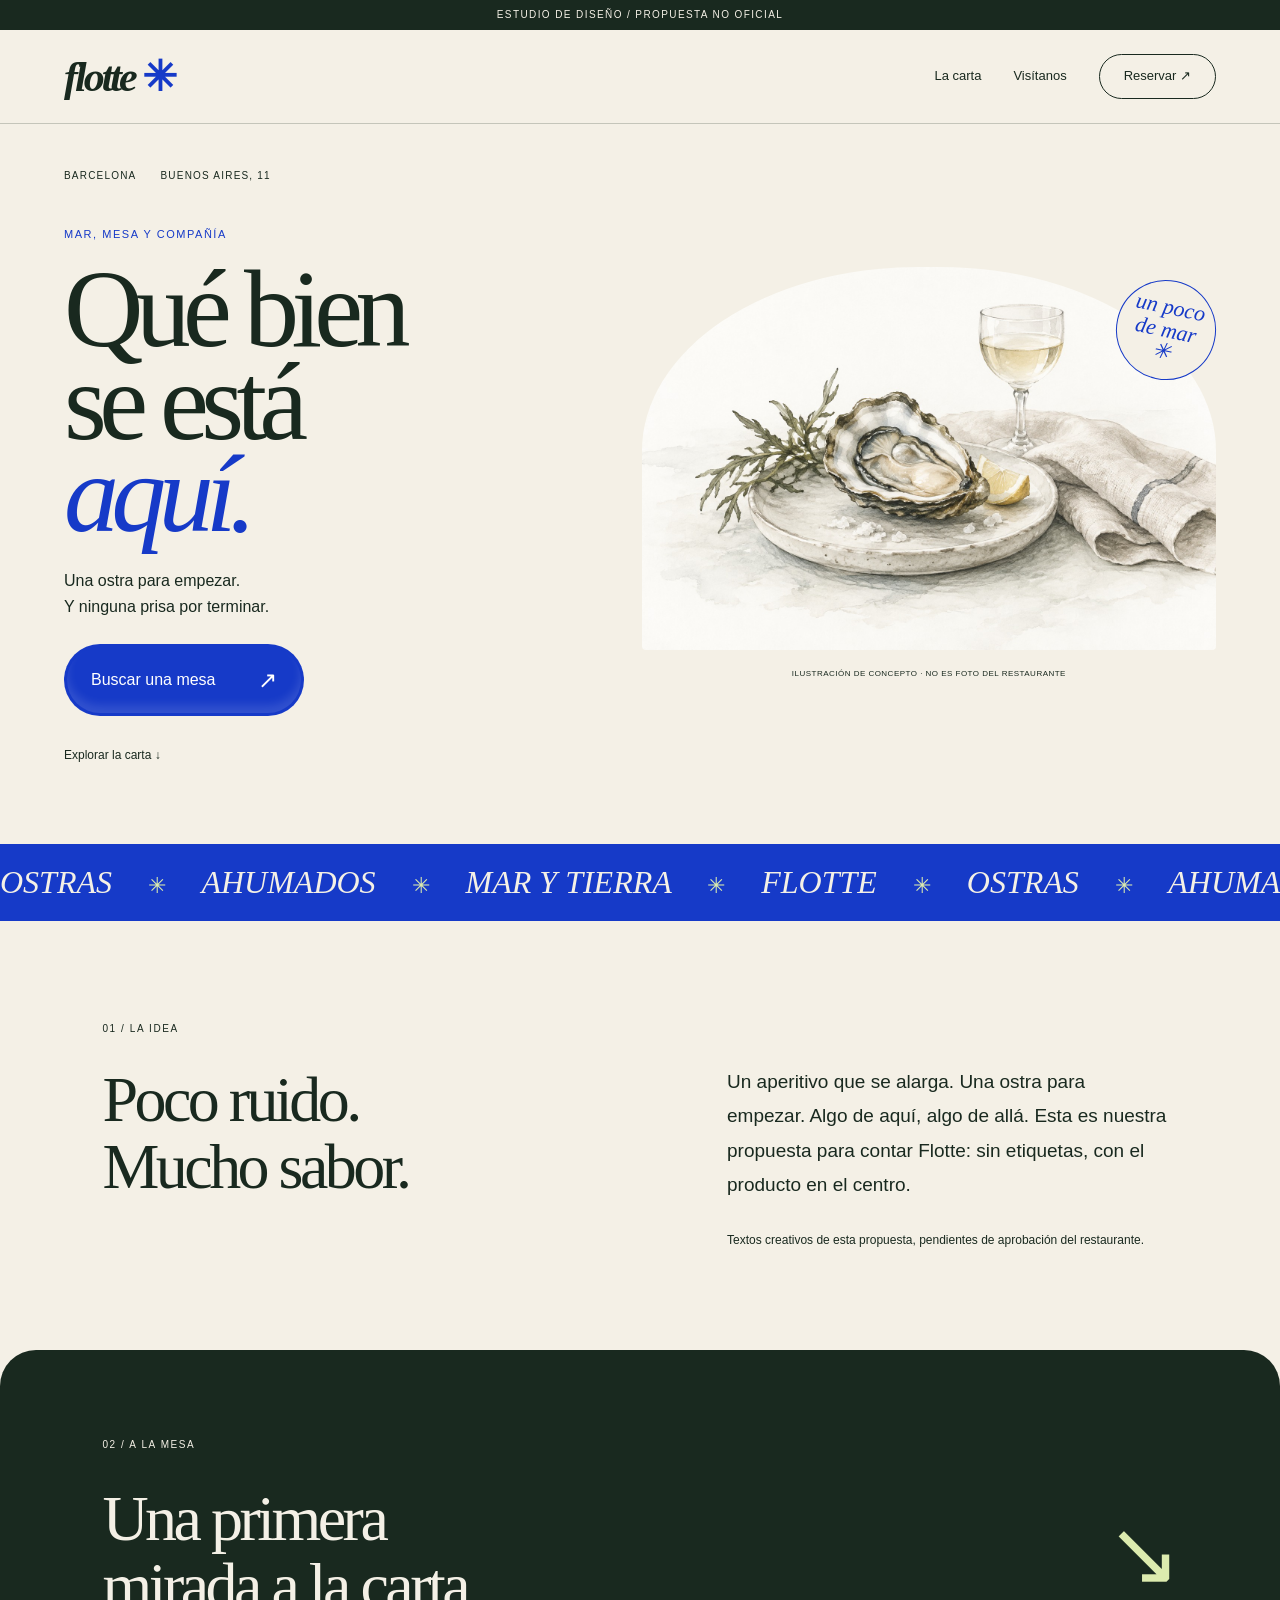
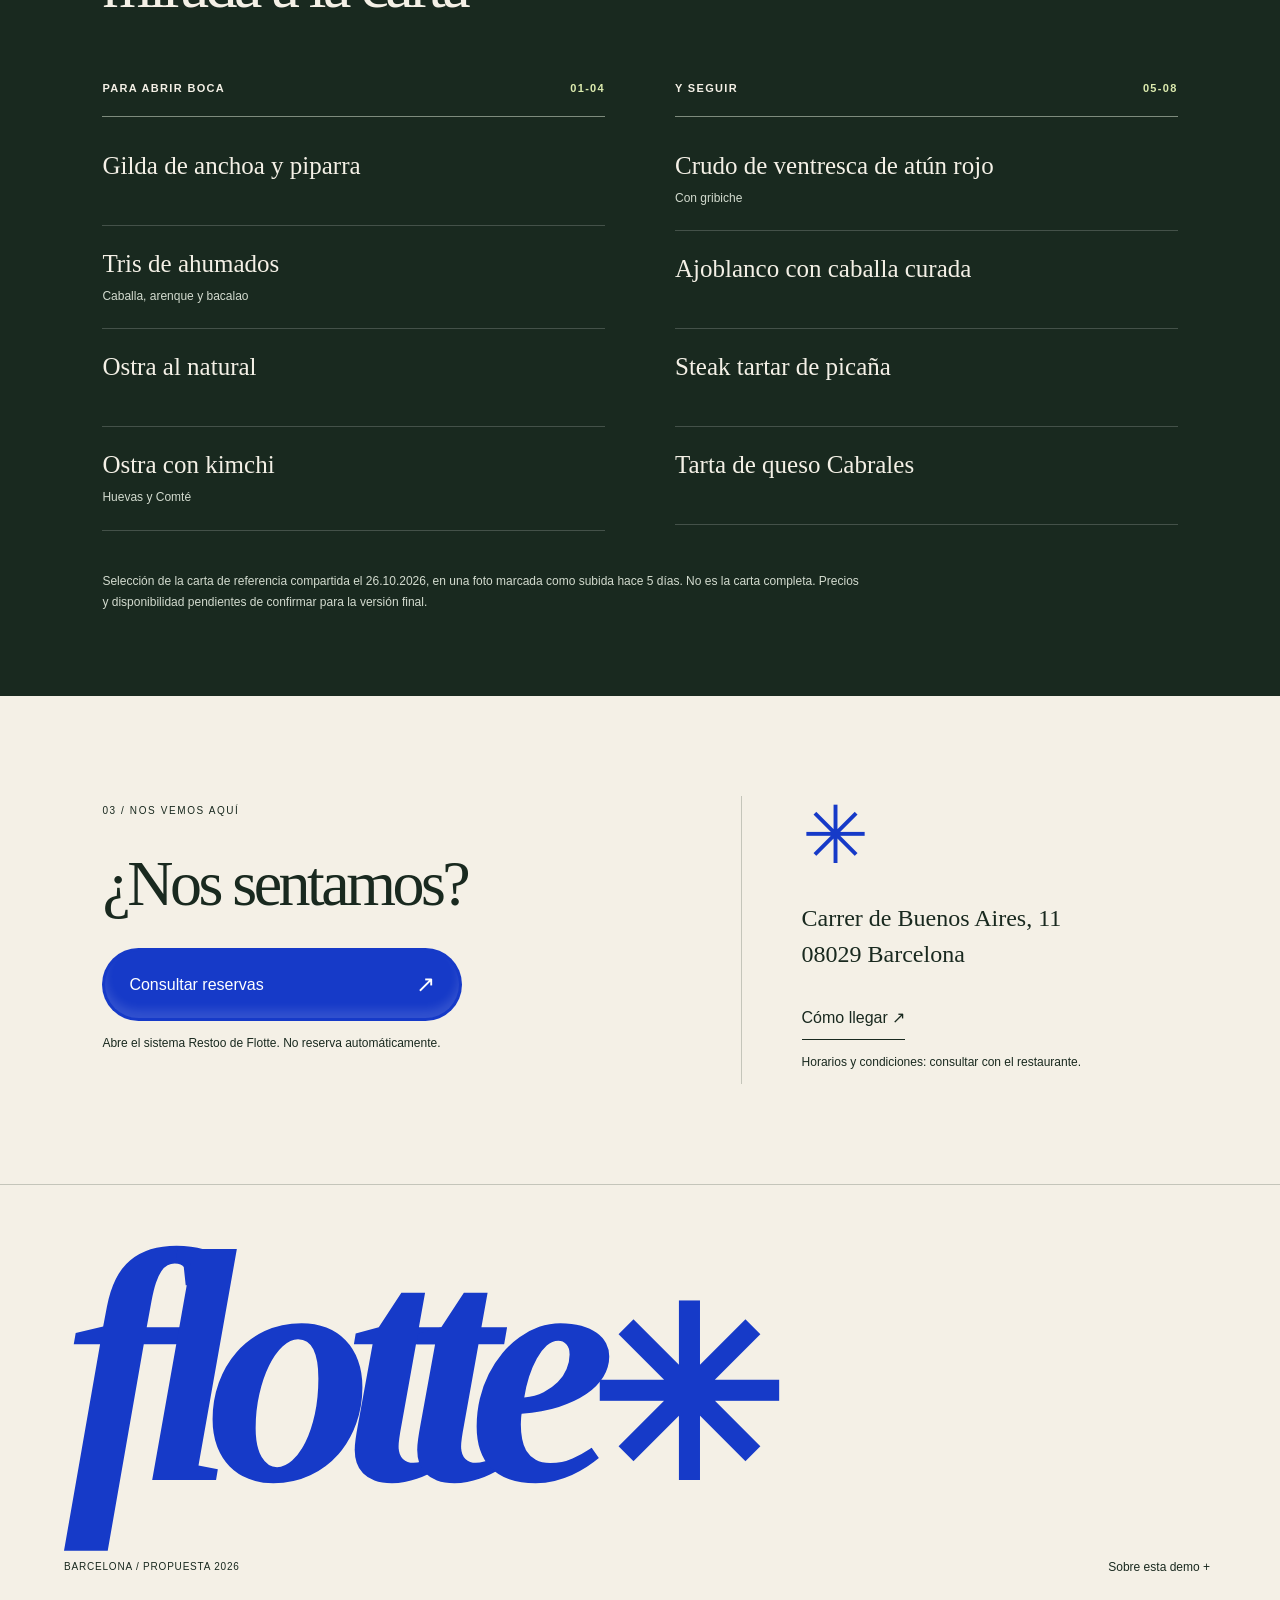
<file: index.html>
<!doctype html>
<html lang="es"><head><meta charset="utf-8"><meta name="viewport" content="width=device-width,initial-scale=1"><meta name="robots" content="noindex,nofollow"><meta name="description" content="Propuesta de diseño no oficial para Flotte, Barcelona."><title>Flotte | Mar, mesa y compañía</title><!--
MIT License

Copyright (c) Magic UI

Permission is hereby granted, free of charge, to any person obtaining a copy
of this software and associated documentation files (the "Software"), to deal
in the Software without restriction, including without limitation the rights
to use, copy, modify, merge, publish, distribute, sublicense, and/or sell
copies of the Software, and to permit persons to whom the Software is
furnished to do so, subject to the following conditions:

The above copyright notice and this permission notice shall be included in all
copies or substantial portions of the Software.

THE SOFTWARE IS PROVIDED "AS IS", WITHOUT WARRANTY OF ANY KIND, EXPRESS OR
IMPLIED, INCLUDING BUT NOT LIMITED TO THE WARRANTIES OF MERCHANTABILITY,
FITNESS FOR A PARTICULAR PURPOSE AND NONINFRINGEMENT. IN NO EVENT SHALL THE
AUTHORS OR COPYRIGHT HOLDERS BE LIABLE FOR ANY CLAIM, DAMAGES OR OTHER
LIABILITY, WHETHER IN AN ACTION OF CONTRACT, TORT OR OTHERWISE, ARISING FROM,
OUT OF OR IN CONNECTION WITH THE SOFTWARE OR THE USE OR OTHER DEALINGS IN THE
SOFTWARE.

-->
<style>/* Shimmer treatment adapted from Magic UI ShimmerButton (MIT). See MAGIC-UI-LICENSE.txt. */
:root{--paper:#f4f0e6;--blue:#163ac8;--ink:#19291f;--line:rgba(25,41,31,.22);--lime:#dcebae}*{box-sizing:border-box}html{scroll-behavior:smooth;scroll-padding-top:25px}body{margin:0;background:var(--paper);color:var(--ink);font:16px/1.6 Arial,Helvetica,sans-serif}a{color:inherit;text-decoration:none}a:hover{text-underline-offset:6px}a:focus-visible,button:focus-visible{outline:3px solid var(--blue);outline-offset:5px}button{font:inherit;cursor:pointer}.demo{background:var(--ink);color:var(--paper);padding:7px 6%;text-align:center;letter-spacing:.14em;font-size:10px}header{padding:22px 5%;display:flex;justify-content:space-between;align-items:center;border-bottom:1px solid var(--line)}.brand{font:italic bold 42px Georgia,serif;letter-spacing:-3px}.brand span{font-style:normal;color:var(--blue);margin-left:7px}nav{display:flex;align-items:center;gap:32px;font-size:13px}nav a{padding:12px 0}nav a:hover,.discover:hover{text-decoration:underline}.book{border:1px solid var(--ink);border-radius:40px;padding:11px 24px}.hero{padding:32px 5% 52px;display:grid;grid-template-columns:1fr 1.08fr;gap:4%;align-items:center;overflow:hidden;min-height:720px}.hero-copy{position:relative;z-index:1}.hero-top{display:flex;gap:24px;font-size:10px;letter-spacing:.12em}.eyebrow{font-size:11px;letter-spacing:.14em;margin:42px 0 20px;color:var(--blue)}.hero h1{font:normal clamp(78px,8.6vw,134px)/.84 Georgia,serif;letter-spacing:-.07em;margin:0 0 28px}.hero h1 em{font-weight:normal;color:var(--blue)}.hero-description{font-size:16px;margin:28px 0 24px}.shimmer-button{position:relative;isolation:isolate;display:inline-flex;align-items:center;justify-content:space-between;gap:42px;overflow:hidden;border-radius:50px;padding:17px 26px;color:white;background:var(--blue);border:1px solid transparent;transition:transform .25s,box-shadow .25s}.shimmer-button:before{content:"";position:absolute;z-index:-2;width:180%;aspect-ratio:1;left:-40%;top:50%;background:conic-gradient(from 225deg,transparent 0deg,#fff 70deg,transparent 100deg);animation:shimmer-spin 4s linear infinite}.shimmer-button:after{content:"";position:absolute;inset:2px;z-index:-1;background:var(--blue);border-radius:inherit;box-shadow:inset 0 -8px 10px #ffffff1f}.shimmer-button:hover{transform:translateY(-3px);box-shadow:0 9px 20px #163ac822}.shimmer-button span:last-child{font-size:23px}.discover{display:block;font-size:12px;margin-top:20px;width:fit-content;min-height:44px;padding-top:10px}.art{position:relative;margin:0;align-self:center}.art img{width:100%;height:auto;display:block;mix-blend-mode:multiply;border-radius:48% 48% 4px 4px}.art-seal{position:absolute;top:3%;right:0;border:1px solid var(--blue);color:var(--blue);border-radius:50%;width:100px;height:100px;display:grid;place-content:center;text-align:center;font:italic 22px/1.04 Georgia,serif;transform:rotate(12deg);background:var(--paper)}figcaption{font-size:8px;letter-spacing:.06em;text-align:center;margin-top:18px}.ticker{background:var(--blue);color:var(--paper);white-space:nowrap;overflow:hidden;font:italic 32px Georgia,serif;padding:20px 0}.ticker>span{display:block;width:max-content;animation:drift 45s linear infinite}.ticker i{font:normal 22px Arial;margin:0 28px;color:var(--lime)}.intro{padding:100px 8%;display:grid;grid-template-columns:1.1fr 1fr;column-gap:12%}.label{font-size:10px;letter-spacing:.16em}.intro .label{grid-column:1/-1}.intro h2,.section-head h2,.visit h2{font:normal clamp(44px,5vw,72px)/1.04 Georgia,serif;letter-spacing:-.055em;margin:30px 0}.intro>p{align-self:center;max-width:440px;font-size:19px;line-height:1.8}.small{font-size:12px;line-height:1.7}.intro>.small{grid-column:2}.menu{background:var(--ink);color:var(--paper);padding:80px 8% 70px;border-radius:36px 36px 0 0}.section-head h2{display:flex;justify-content:space-between;align-items:center}.section-head h2 span{color:var(--lime);font:normal 90px Arial}.menu-columns{display:grid;grid-template-columns:1fr 1fr;gap:70px;margin-top:50px}.menu h3{text-transform:uppercase;letter-spacing:.12em;font-size:11px;border-bottom:1px solid #7e8b7d;padding-bottom:18px;display:flex;justify-content:space-between}.menu h3 span{color:var(--lime)}article{border-bottom:1px solid #ffffff30;padding:22px 0;min-height:98px;transition:padding .3s}article:hover{padding-left:8px}article h4{font:normal 25px/1.25 Georgia,serif;margin:0}article p{font-size:12px;color:#d3dbcf;margin:8px 0 0}.menu-note{max-width:760px;font-size:12px;line-height:1.8;color:#d3dbcf;margin-top:40px}.visit{display:grid;grid-template-columns:1.3fr 1fr;gap:70px;padding:100px 8%}.visit h2{font-size:clamp(44px,5vw,70px)}.cta{width:min(100%,360px);font-size:16px}.address{border-left:1px solid var(--line);padding-left:60px}.asterisk{font-size:80px;line-height:1;color:var(--blue)}.address>p:not(.small){font:normal 24px/1.5 Georgia,serif}.address>a{display:inline-flex;min-height:44px;align-items:center;border-bottom:1px solid var(--ink)}footer{padding:50px 5% 30px;border-top:1px solid var(--line)}.footer-brand{font:italic bold clamp(100px,26vw,360px)/.8 Georgia,serif;letter-spacing:-.09em;color:var(--blue)}.footer-brand span{font-style:normal;font-size:.7em}.footer-info{display:flex;justify-content:space-between;gap:20px;align-items:center;margin-top:44px;font-size:10px;letter-spacing:.08em}.footer-info button{background:none;border:0;color:var(--ink);min-height:44px;font-size:12px}#project-notes{max-width:760px;font-size:12px;line-height:1.8;margin-top:24px}[hidden]{display:none!important}@keyframes shimmer-spin{to{transform:translateY(-50%) rotate(360deg)}from{transform:translateY(-50%) rotate(0deg)}}@keyframes drift{to{transform:translateX(-22%)}}@keyframes enter{from{opacity:.5;transform:translateY(16px);filter:blur(4px)}to{opacity:1;transform:none;filter:none}}.hero-copy,.art{animation:enter .8s ease-out both}.art{animation-delay:.12s}@media(max-width:760px){header{padding:16px 6%}.brand{font-size:34px}nav{gap:15px;font-size:11px}nav a:nth-child(2){display:none}.book{padding:10px 14px}.hero{padding:25px 6% 32px;display:flex;flex-direction:column;align-items:stretch;gap:10px;min-height:0}.hero-top{font-size:9px;justify-content:space-between;gap:10px}.eyebrow{margin:30px 0 18px;font-size:10px}.hero h1{font-size:clamp(76px,20vw,120px);line-height:.86;margin-bottom:22px}.hero-description{font-size:14px;line-height:1.6;margin:22px 0 20px}.shimmer-button{padding:14px 22px;min-height:52px;font-size:14px}.discover{font-size:12px;margin-top:10px}.art{width:100%;max-width:520px;margin:4px auto 0}.art-seal{width:82px;height:82px;font-size:19px;top:4%;right:1%}figcaption{font-size:7px;line-height:1.6;margin-top:8px}.ticker{font-size:27px;padding:18px 0}.ticker i{margin:0 16px}.intro{padding:60px 7%;display:block}.intro h2{font-size:49px;margin:25px 0}.intro>p{font-size:17px}.intro>.small{display:block;margin-top:22px}.menu{padding:55px 7%;border-radius:24px 24px 0 0}.section-head h2{font-size:40px}.section-head h2 span{font-size:50px;margin-left:8px}.menu-columns{grid-template-columns:1fr;gap:28px;margin-top:30px}article{min-height:80px;padding:19px 0}article h4{font-size:23px}.menu-note{font-size:11px}.visit{grid-template-columns:1fr;padding:60px 7%;gap:40px}.visit h2{font-size:48px}.address{border-left:0;border-top:1px solid var(--line);padding:30px 0 0}.asterisk{font-size:60px}.footer-info{align-items:flex-start;flex-direction:column;gap:10px}.footer-brand{font-size:25vw}}@media(prefers-reduced-motion:reduce){html{scroll-behavior:auto}*,*:before{animation:none!important;transition:none!important}.shimmer-button:before{background:#ffffff80}}
</style></head>
<body>
<div class="demo">ESTUDIO DE DISEÑO / PROPUESTA NO OFICIAL</div>
<header><a class="brand" href="#inicio" aria-label="Flotte, inicio">flotte<span>✳</span></a><nav aria-label="Principal"><a href="#carta">La carta</a><a href="#visita">Visítanos</a><a class="book" href="https://flotte.myrestoo.net/" target="_blank" rel="noopener noreferrer">Reservar ↗</a></nav></header>
<main>
<section class="hero" id="inicio" data-design="magic-ui-v2"><div class="hero-copy"><div class="hero-top"><span>BARCELONA</span><span>BUENOS AIRES, 11</span></div><p class="eyebrow">MAR, MESA Y COMPAÑÍA</p><h1>Qué bien<br>se está<br><em>aquí.</em></h1><p class="hero-description">Una ostra para empezar.<br>Y ninguna prisa por terminar.</p><a class="shimmer-button" href="https://flotte.myrestoo.net/" target="_blank" rel="noopener noreferrer"><span>Buscar una mesa</span><span aria-hidden="true">↗</span></a><a class="discover" href="#carta">Explorar la carta ↓</a></div><figure class="art"><img src="6-illustration.jpg" width="1536" height="1024" alt="Ilustración conceptual de una ostra sobre un plato, con una copa y lino"><span class="art-seal" aria-hidden="true">un poco<br>de mar<br>✳</span><figcaption>ILUSTRACIÓN DE CONCEPTO · NO ES FOTO DEL RESTAURANTE</figcaption></figure></section>
<div class="ticker" aria-hidden="true"><span>OSTRAS <i>✳</i> AHUMADOS <i>✳</i> MAR Y TIERRA <i>✳</i> FLOTTE <i>✳</i> OSTRAS <i>✳</i> AHUMADOS <i>✳</i> MAR Y TIERRA</span></div>
<section class="intro reveal"><span class="label">01 / LA IDEA</span><h2>Poco ruido.<br>Mucho sabor.</h2><p>Un aperitivo que se alarga. Una ostra para empezar. Algo de aquí, algo de allá. Esta es nuestra propuesta para contar Flotte: sin etiquetas, con el producto en el centro.</p><span class="small">Textos creativos de esta propuesta, pendientes de aprobación del restaurante.</span></section>
<section class="menu reveal" id="carta"><div class="section-head"><span class="label">02 / A LA MESA</span><h2>Una primera<br>mirada a la carta<span>↘</span></h2></div><div class="menu-columns"><div><h3>Para abrir boca <span>01-04</span></h3><article><h4>Gilda de anchoa y piparra</h4></article><article><h4>Tris de ahumados</h4><p>Caballa, arenque y bacalao</p></article><article><h4>Ostra al natural</h4></article><article><h4>Ostra con kimchi</h4><p>Huevas y Comté</p></article></div><div><h3>Y seguir <span>05-08</span></h3><article><h4>Crudo de ventresca de atún rojo</h4><p>Con gribiche</p></article><article><h4>Ajoblanco con caballa curada</h4></article><article><h4>Steak tartar de picaña</h4></article><article><h4>Tarta de queso Cabrales</h4></article></div></div><p class="menu-note">Selección de la carta de referencia compartida el 26.10.2026, en una foto marcada como subida hace 5 días. No es la carta completa. Precios y disponibilidad pendientes de confirmar para la versión final.</p></section>
<section class="visit reveal" id="visita"><div><span class="label">03 / NOS VEMOS AQUÍ</span><h2>¿Nos sentamos?</h2><a class="cta shimmer-button" href="https://flotte.myrestoo.net/" target="_blank" rel="noopener noreferrer">Consultar reservas <span>↗</span></a><p class="small">Abre el sistema Restoo de Flotte. No reserva automáticamente.</p></div><div class="address"><span class="asterisk">✳</span><p>Carrer de Buenos Aires, 11<br>08029 Barcelona</p><a href="https://maps.app.goo.gl/GH5ZQCog3CuArL1S9?g_st=ic" target="_blank" rel="noopener noreferrer">Cómo llegar ↗</a><p class="small">Horarios y condiciones: consultar con el restaurante.</p></div></section>
</main><footer><div class="footer-brand">flotte<span>✳</span></div><div class="footer-info"><span>BARCELONA / PROPUESTA 2026</span><button aria-expanded="false" aria-controls="project-notes" id="notes-toggle">Sobre esta demo +</button></div><div id="project-notes" hidden><p>Propuesta no oficial publicada como demo pública. El negocio no ha aprobado este diseño ni sus textos. Diseño con un efecto adaptado de Magic UI (licencia MIT). La ilustración es original y conceptual: no representa el local ni un plato real. No se han reutilizado fotos de Google ni el logotipo oficial.</p><p>La dirección y el enlace de reservas se comprobaron el 26 de octubre de 2026. Los nombres de platos proceden de la carta compartida. Antes de un lanzamiento oficial: aprobación del negocio, carta y horarios vigentes, imágenes autorizadas y datos legales. No hay analítica, formularios, pagos ni recogida de datos personales en esta demo.</p></div></footer><script src="3-script.js"></script></body></html>
</file>
